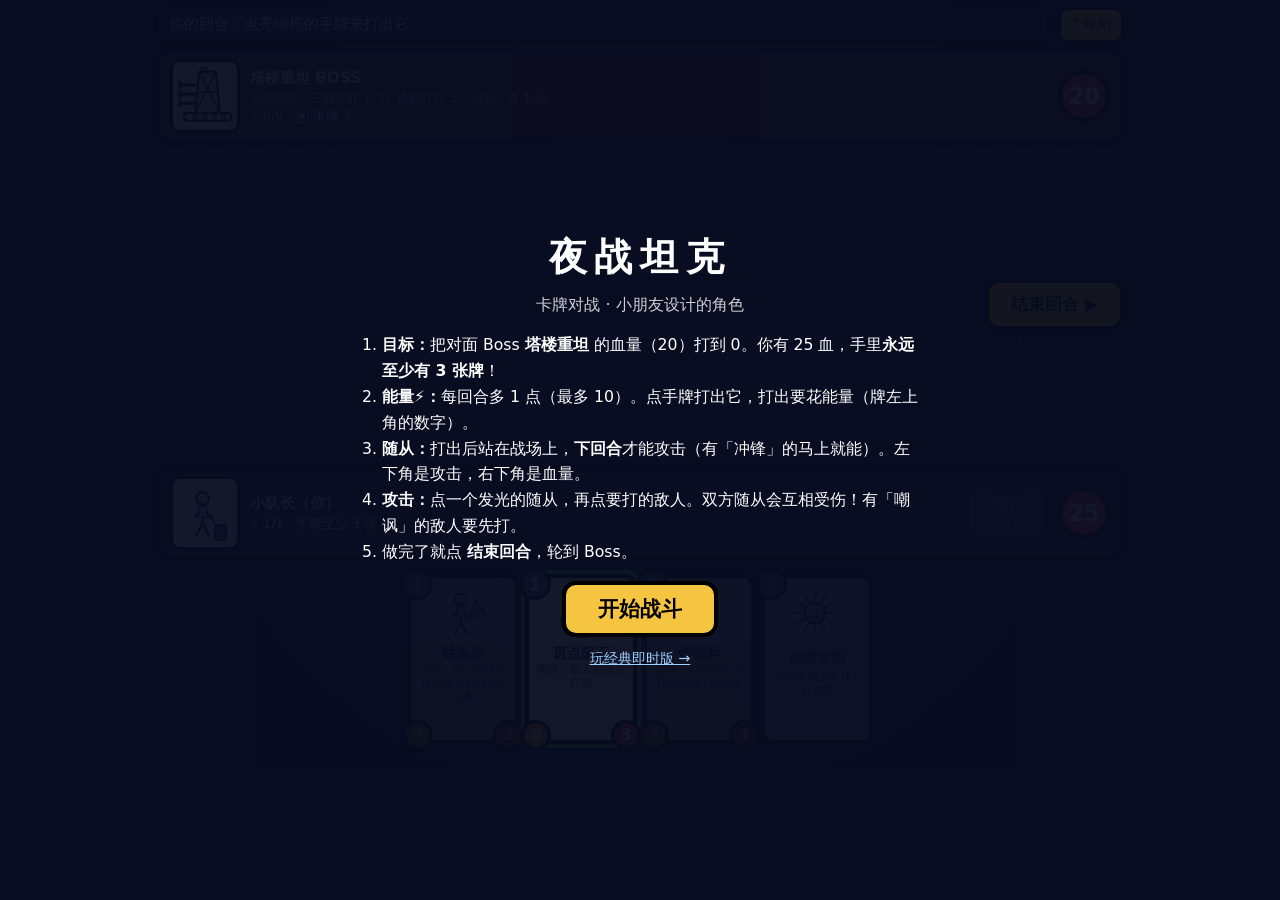
<file: index.html>
<!doctype html>
<html lang="zh">
<head>
<meta charset="utf-8">
<meta name="viewport" content="width=device-width, initial-scale=1, maximum-scale=1, user-scalable=no">
<title>夜战坦克 · 卡牌对战</title>
<link rel="stylesheet" href="cards.css">
</head>
<body>
<main id="app">
  <div id="top">
    <div id="hint">…</div>
    <button id="rulesBtn" class="mini">? 规则</button>
  </div>

  <section id="enemyHero" class="hero enemy" data-ref="h:e">
    <img src="assets/tower_tank_red.svg" alt="Boss" class="flip">
    <div class="hinfo">
      <b>塔楼重坦 BOSS</b>
      <small>英雄技能：三炮齐射（⚡2）随机打你 3 个目标，各 1 点</small>
      <div class="stats"><span id="eMana"></span><span id="eCards"></span></div>
    </div>
    <div class="hp" id="eHp">20</div>
  </section>

  <section id="enemyBoard" class="board" aria-label="敌方战场"></section>

  <div id="mid">
    <div id="toast"></div>
    <button id="endBtn">结束回合 ▶</button>
  </div>

  <section id="playerBoard" class="board" aria-label="我方战场"></section>

  <section id="playerHero" class="hero mine" data-ref="h:p">
    <img src="assets/hammer_fighter_blue.svg" alt="小队长">
    <div class="hinfo">
      <b>小队长（你）</b>
      <div class="stats"><span id="pMana"></span><span id="pDeck"></span></div>
    </div>
    <button id="powerBtn">炮击<br><small>⚡2 · 打1点</small></button>
    <div class="hp" id="pHp">20</div>
  </section>

  <section id="hand" aria-label="手牌"></section>

  <div id="title" class="overlay">
    <h1>夜战坦克</h1>
    <p class="sub">卡牌对战 · 小朋友设计的角色</p>
    <ol>
      <li><b>目标：</b>把对面 Boss <b>塔楼重坦</b> 的血量（20）打到 0。你有 25 血，手里<b>永远至少有 3 张牌</b>！</li>
      <li><b>能量⚡：</b>每回合多 1 点（最多 10）。点手牌打出它，打出要花能量（牌左上角的数字）。</li>
      <li><b>随从：</b>打出后站在战场上，<b>下回合</b>才能攻击（有「冲锋」的马上就能）。左下角是攻击，右下角是血量。</li>
      <li><b>攻击：</b>点一个发光的随从，再点要打的敌人。双方随从会互相受伤！有「嘲讽」的敌人要先打。</li>
      <li>做完了就点 <b>结束回合</b>，轮到 Boss。</li>
    </ol>
    <button id="startBtn" class="big-btn">开始战斗</button>
    <a class="link" href="classic.html">玩经典即时版 →</a>
  </div>
  <div id="end" class="overlay" hidden>
    <h1 id="endTitle"></h1><p id="endSub" class="sub"></p>
    <button id="againBtn" class="big-btn">再来一局</button>
  </div>
</main>
<script src="cards-core.js"></script>
<script src="cards.js"></script>
</body>
</html>
</file>
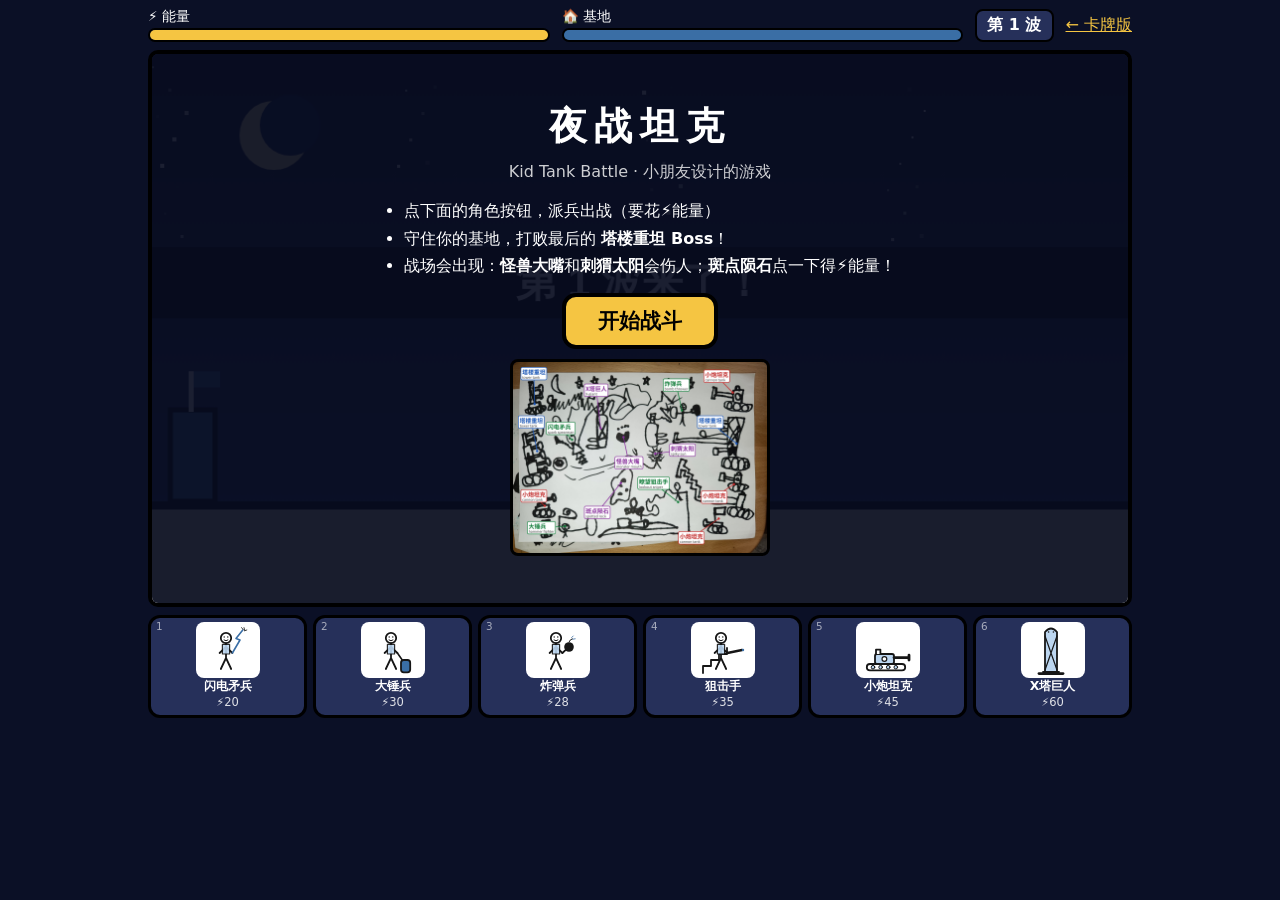
<file: classic.html>
<!doctype html>
<html lang="zh">
<head>
<meta charset="utf-8">
<meta name="viewport" content="width=device-width, initial-scale=1, maximum-scale=1, user-scalable=no">
<title>夜战坦克 · 经典即时版</title>
<link rel="stylesheet" href="style.css">
</head>
<body>
<main id="app">
  <header id="hud">
    <div class="meter"><span>⚡ 能量</span><div class="bar"><i id="energyBar"></i></div></div>
    <div class="meter"><span>🏠 基地</span><div class="bar"><i id="baseBar" class="blue"></i></div></div>
    <div id="waveLbl">第 1 波</div>
    <a href="index.html" style="color:#f5c542">← 卡牌版</a>
  </header>
  <div id="stage">
    <canvas id="c" width="960" height="540" aria-label="战场"></canvas>
    <div id="bossHud" hidden><b>塔楼重坦 BOSS</b><div class="bar big"><i id="bossBar" class="red"></i></div></div>
    <div id="title" class="overlay">
      <h1>夜战坦克</h1>
      <p class="sub">Kid Tank Battle · 小朋友设计的游戏</p>
      <ul>
        <li>点下面的角色按钮，派兵出战（要花⚡能量）</li>
        <li>守住你的基地，打败最后的 <b>塔楼重坦 Boss</b>！</li>
        <li>战场会出现：<b>怪兽大嘴</b>和<b>刺猬太阳</b>会伤人；<b>斑点陨石</b>点一下得⚡能量！</li>
      </ul>
      <button id="startBtn" class="big-btn">开始战斗</button>
      <img class="drawing" src="assets/kid-drawing-labeled.jpg" alt="小朋友的原画">
    </div>
    <div id="end" class="overlay" hidden>
      <h1 id="endTitle"></h1><p id="endSub" class="sub"></p>
      <button id="againBtn" class="big-btn">再来一局</button>
    </div>
  </div>
  <nav id="deck" aria-label="派兵"></nav>
</main>
<script src="game-core.js"></script>
<script src="game.js"></script>
</body>
</html>
</file>
<file: cards.css>
*{box-sizing:border-box;-webkit-tap-highlight-color:transparent}
html,body{margin:0;min-height:100%;background:radial-gradient(ellipse at top,#1b2a5a,#0b1026 70%);color:#fff;font-family:"PingFang SC","Noto Sans CJK SC","Microsoft YaHei",system-ui,sans-serif;touch-action:manipulation}
#app{position:relative;max-width:980px;margin:0 auto;padding:6px;display:flex;flex-direction:column;gap:6px;min-height:100vh}
#top{display:flex;gap:8px;align-items:center}
#hint{flex:1;background:#26305a;border:3px solid #000;border-radius:10px;padding:6px 10px;font-size:.92rem;min-height:36px}
.mini{font:inherit;font-size:.85rem;background:#f5c542;border:3px solid #000;border-radius:10px;padding:6px 10px;cursor:pointer}

.hero{position:relative;display:flex;align-items:center;gap:10px;background:#1c274f;border:4px solid #000;border-radius:14px;padding:6px 10px}
.hero img{height:74px;width:70px;object-fit:contain;background:#fff;border-radius:10px;border:3px solid #000}
.hero img.flip,.minion img.flip{transform:scaleX(-1)}
.hero.enemy{background:#4a2330}
.hinfo{flex:1;display:flex;flex-direction:column;gap:2px;font-size:.95rem}
.hinfo small{opacity:.8;font-size:.72rem}
.stats{display:flex;gap:12px;font-size:.8rem}
.hp{width:52px;height:52px;border-radius:50%;background:#c44536;border:4px solid #000;display:grid;place-items:center;font-size:1.4rem;font-weight:800}
.hero.target,.minion.target{outline:4px solid #ff4d4d;box-shadow:0 0 18px #ff4d4d;cursor:crosshair}
#powerBtn{font:inherit;font-weight:700;background:#3a6ea5;color:#fff;border:3px solid #000;border-radius:12px;padding:6px 10px;cursor:pointer;line-height:1.15}
#powerBtn small{font-weight:400;font-size:.7rem}
#powerBtn:disabled{opacity:.4;cursor:default}
#powerBtn.sel{outline:4px solid #f5c542}

.board{display:flex;gap:6px;justify-content:center;align-items:flex-start;min-height:124px;padding:4px;border-radius:12px;background:rgba(255,255,255,.05);border:2px dashed #3b4a85}
.minion{position:relative;width:calc((100% - 30px)/6);max-width:120px;min-width:56px;background:#e9e4d2;color:#111;border:4px solid #000;border-radius:12px;padding:3px 3px 20px;text-align:center;transition:transform .15s}
.minion img{width:100%;height:60px;object-fit:contain;display:block}
.minion .nm{font-size:.7rem;font-weight:700;line-height:1.1}
.minion.taunt{border-color:#555;box-shadow:inset 0 0 0 3px #aab,0 0 0 2px #888}
.minion.ready.mine{outline:4px solid #5dd35d;box-shadow:0 0 14px #5dd35d;cursor:pointer}
.minion.selected{outline:4px solid #f5c542;box-shadow:0 0 16px #f5c542}
.minion.frozen{filter:saturate(.3) brightness(.9) hue-rotate(160deg)}
.minion .tag{position:absolute;top:-10px;left:50%;transform:translateX(-50%);font-size:.65rem;background:#000;color:#fff;border-radius:8px;padding:1px 6px;white-space:nowrap}
.badge{position:absolute;bottom:-8px;width:30px;height:30px;border-radius:50%;border:3px solid #000;display:grid;place-items:center;font-weight:800;font-size:.95rem;color:#fff}
.badge.a{left:-8px;background:#d89a00}.badge.h{right:-8px;background:#c44536}.badge.h.dmg{background:#8a1f14}
.badge.c{left:-8px;top:-8px;bottom:auto;background:#3a6ea5}

#mid{display:flex;align-items:center;gap:10px}
#toast{flex:1;font-size:.88rem;opacity:.9;min-height:24px;text-align:right}
#endBtn{font:inherit;font-weight:800;font-size:1.05rem;background:#f5c542;color:#000;border:4px solid #000;border-radius:14px;padding:10px 22px;cursor:pointer}
#endBtn.glow{animation:pulse 1s infinite}
#endBtn:disabled{opacity:.4;animation:none;cursor:default}
@keyframes pulse{50%{box-shadow:0 0 18px #f5c542}}

#hand{display:flex;gap:6px;justify-content:flex-start;min-height:170px;overflow-x:auto;padding:8px 4px 4px}
.card{position:relative;flex:0 0 112px;height:170px;background:#e9e4d2;color:#111;border:4px solid #000;border-radius:12px;padding:4px;text-align:center;cursor:pointer;transition:transform .12s}
.card:hover{transform:translateY(-10px)}
.card img{width:100%;height:62px;object-fit:contain;background:#fff;border-radius:8px}
.card .nm{font-weight:800;font-size:.85rem;margin-top:2px}
.card .tx{font-size:.68rem;line-height:1.25;margin:2px 2px 0;color:#333}
.card.spell{background:#d9d1f2}
.card.playable{outline:4px solid #5dd35d;box-shadow:0 0 14px #5dd35d}
.card.selected{outline:4px solid #f5c542;transform:translateY(-14px)}
.card.poor{opacity:.6}
.card .cost{position:absolute;top:-10px;left:-10px;width:32px;height:32px;border-radius:50%;background:#3a6ea5;border:3px solid #000;color:#fff;font-weight:800;display:grid;place-items:center}
.card .badge{bottom:-10px}

.float{position:absolute;left:50%;top:30%;transform:translateX(-50%);font-weight:900;font-size:1.6rem;color:#ff4d4d;text-shadow:0 2px 0 #000,0 0 6px #000;pointer-events:none;animation:up .9s forwards;z-index:5}
@keyframes up{to{transform:translate(-50%,-50px);opacity:0}}
.lunge-up{animation:lu .3s}.lunge-down{animation:ld .3s}
@keyframes lu{50%{transform:translateY(-34px) scale(1.08)}}@keyframes ld{50%{transform:translateY(34px) scale(1.08)}}
.pop{animation:pop .3s}@keyframes pop{from{transform:scale(.3);opacity:0}}
.shake{animation:shake .25s}@keyframes shake{25%{transform:translateX(-5px)}75%{transform:translateX(5px)}}

.overlay{position:fixed;inset:0;background:rgba(8,12,32,.95);display:flex;flex-direction:column;align-items:center;justify-content:center;gap:12px;padding:16px;text-align:center;z-index:20;overflow:auto}
.overlay[hidden]{display:none}
h1{margin:0;font-size:2.4rem;letter-spacing:.2em}.sub{margin:0;opacity:.8}
ol{text-align:left;max-width:560px;line-height:1.65;margin:4px 0;padding-left:22px;font-size:.98rem}
.big-btn{font:inherit;font-size:1.3rem;font-weight:700;padding:10px 32px;border-radius:14px;border:4px solid #000;background:#f5c542;color:#000;cursor:pointer}
.link{color:#9fd0ff;font-size:.9rem}
@media(max-width:600px){h1{font-size:1.7rem}.card{flex-basis:96px;height:150px}.hero img{height:56px;width:54px}.hinfo small{display:none}.minion img{height:46px}.hp{width:44px;height:44px;font-size:1.1rem}}

#hand .card:first-child{margin-left:auto}#hand .card:last-child{margin-right:auto}

.float.heal{color:#5dd35d}
</file>
<file: style.css>
*{box-sizing:border-box;-webkit-tap-highlight-color:transparent}
html,body{margin:0;background:#0b1026;color:#fff;font-family:"PingFang SC","Noto Sans CJK SC","Microsoft YaHei",system-ui,sans-serif;touch-action:manipulation}
#app{max-width:1000px;margin:0 auto;padding:8px;display:flex;flex-direction:column;gap:8px}
#hud{display:flex;gap:12px;align-items:center;flex-wrap:wrap}
.meter{flex:1;min-width:150px;font-size:.85rem}
.bar{height:14px;background:#26305a;border-radius:8px;overflow:hidden;border:2px solid #000;margin-top:2px}
.bar.big{height:18px}
.bar i{display:block;height:100%;width:100%;background:#f5c542;transition:width .15s}
.bar i.blue{background:#3a6ea5}.bar i.red{background:#c44536}
#waveLbl{font-weight:700;background:#26305a;border:2px solid #000;padding:4px 10px;border-radius:8px}
#stage{position:relative;border:4px solid #000;border-radius:10px;overflow:hidden;background:#101a3a}
canvas{display:block;width:100%;height:auto}
#bossHud{position:absolute;left:25%;right:25%;top:8px;text-align:center;font-size:.9rem;text-shadow:0 1px 2px #000}
.overlay{position:absolute;inset:0;background:rgba(8,12,32,.92);display:flex;flex-direction:column;align-items:center;justify-content:center;gap:10px;padding:16px;text-align:center;overflow:auto}
.overlay[hidden],#bossHud[hidden]{display:none}
h1{margin:0;font-size:2.4rem;letter-spacing:.2em}
.sub{margin:0;opacity:.8}
ul{text-align:left;max-width:520px;line-height:1.7;margin:4px 0;padding-left:20px}
.big-btn{font:inherit;font-size:1.3rem;font-weight:700;padding:10px 32px;border-radius:14px;border:4px solid #000;background:#f5c542;color:#000;cursor:pointer}
.big-btn:active{transform:translateY(2px)}
.drawing{max-width:min(260px,40%);border-radius:8px;border:3px solid #000}
#deck{display:grid;grid-template-columns:repeat(6,1fr);gap:6px}
.card{position:relative;font:inherit;color:#fff;background:#26305a;border:3px solid #000;border-radius:12px;padding:4px 2px 6px;cursor:pointer;display:flex;flex-direction:column;align-items:center;gap:0}
.card img{width:100%;max-width:64px;height:56px;object-fit:contain;background:#fff;border-radius:8px}
.card b{font-size:.78rem}.card small{font-size:.72rem;opacity:.85}
.card .key{position:absolute;top:2px;left:5px;font-size:.65rem;opacity:.6}
.card.poor{opacity:.45;filter:grayscale(.6)}
.card:active{transform:translateY(2px)}
@media(max-width:560px){h1{font-size:1.7rem}.card b{font-size:.68rem}.card img{height:44px}}
</file>
